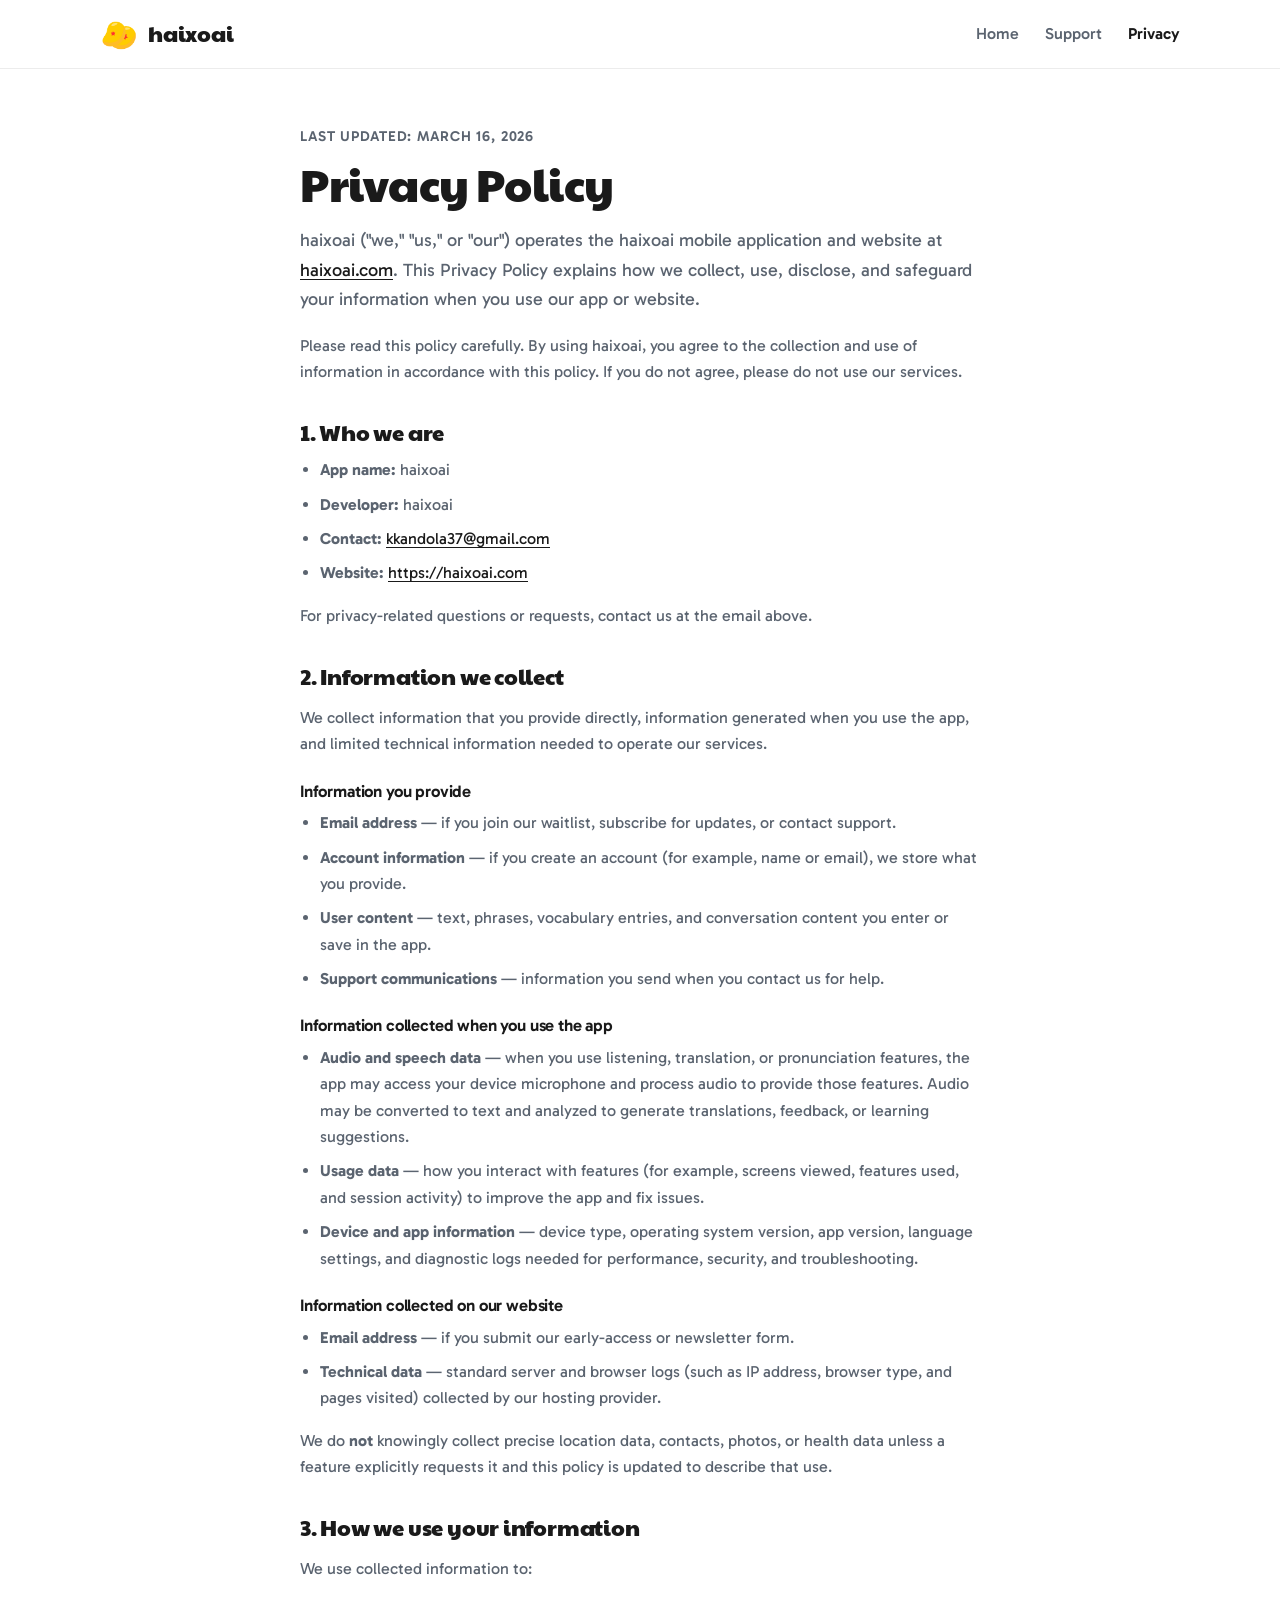
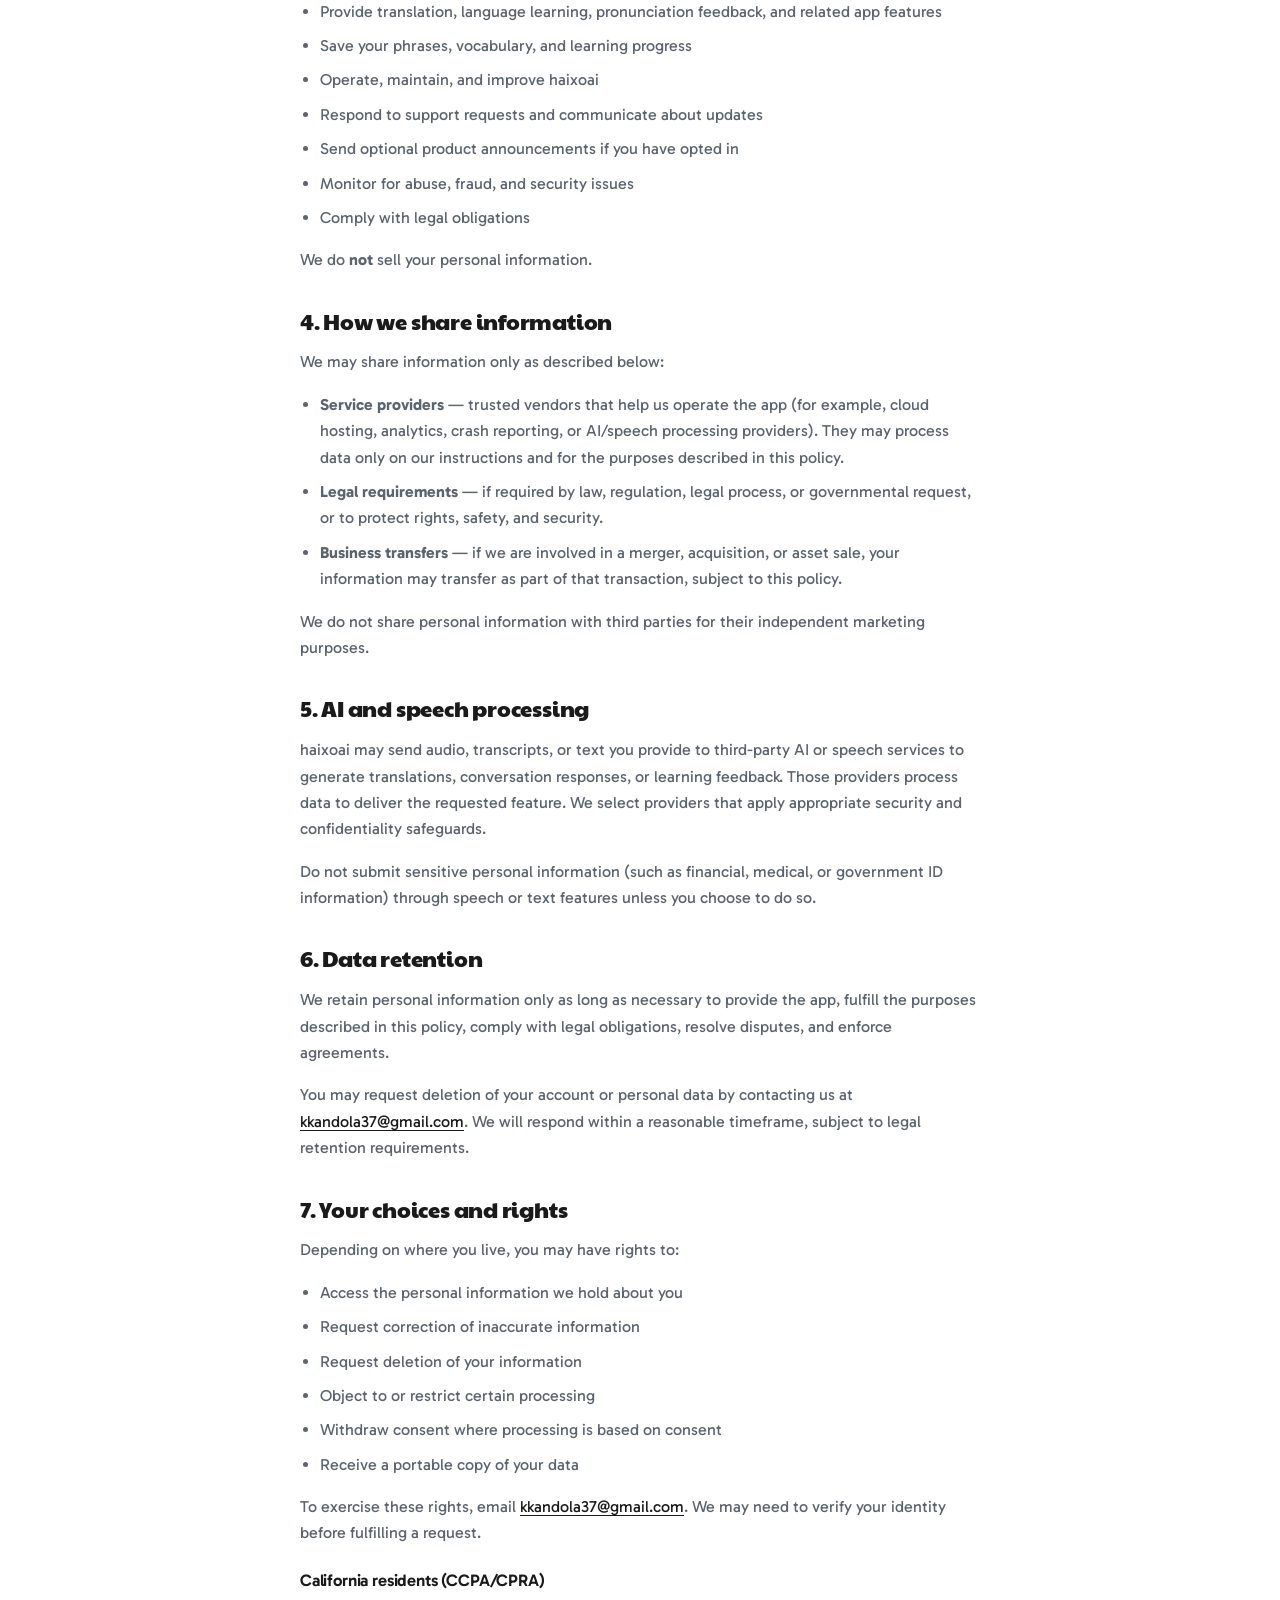
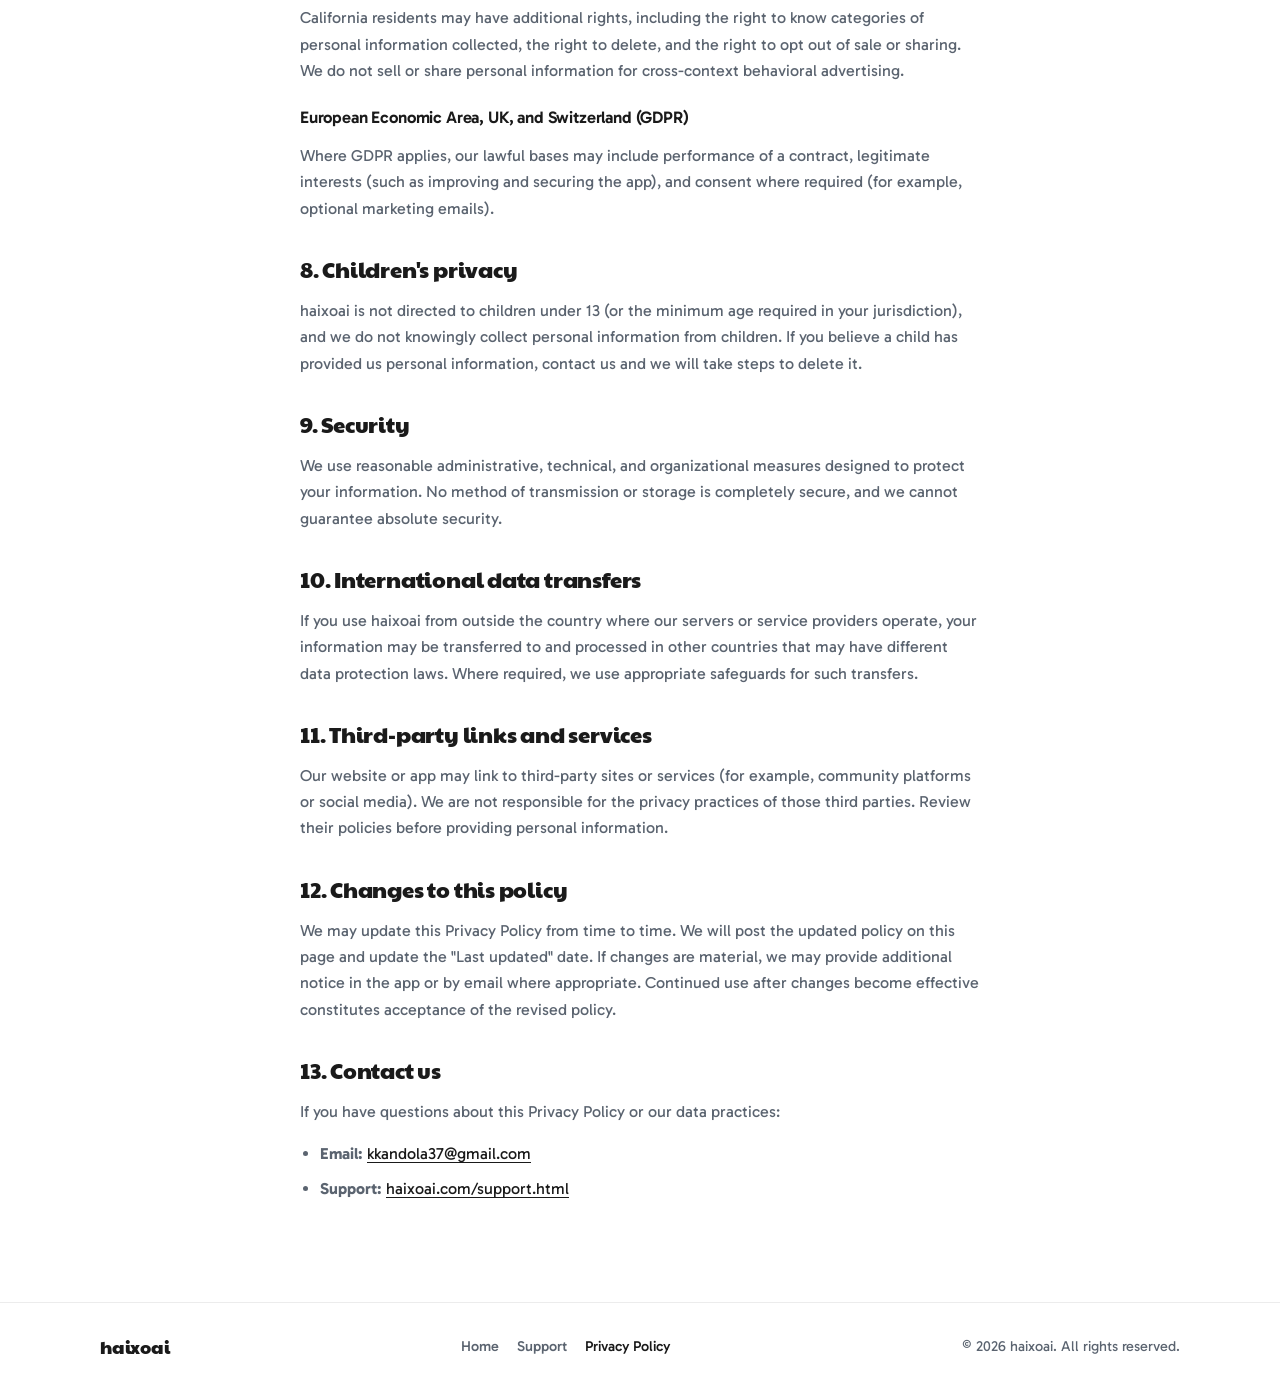
<file: privacy.html>
<!DOCTYPE html>
<html lang="en">
<head>
  <meta charset="UTF-8" />
  <meta name="viewport" content="width=device-width, initial-scale=1.0" />
  <title>Privacy Policy — haixoai</title>
  <meta name="description" content="Privacy Policy for the haixoai Vietnamese translation and language learning app." />
  <link rel="canonical" href="https://haixoai.com/privacy.html" />
  <link rel="preconnect" href="https://fonts.googleapis.com" />
  <link rel="preconnect" href="https://fonts.gstatic.com" crossorigin />
  <link href="https://fonts.googleapis.com/css2?family=Paytone+One&family=Gabarito:wght@400;500;600;700&display=swap" rel="stylesheet" />
  <link rel="stylesheet" href="styles.css" />
</head>
<body>

  <header class="site-header">
    <div class="container nav">
      <a class="brand" href="/" aria-label="haixoai home">
        <img class="brand-logo" src="assets/haixoai-logo.png" alt="" width="38" height="38" />
        <span class="brand-name">haixoai</span>
      </a>
      <nav class="nav-links" aria-label="Legal">
        <a href="/">Home</a>
        <a href="support.html">Support</a>
        <a href="privacy.html" aria-current="page">Privacy</a>
      </nav>
    </div>
  </header>

  <main class="legal-page">
    <div class="container legal-content">
      <p class="legal-meta">Last updated: March 16, 2026</p>
      <h1 class="legal-title">Privacy Policy</h1>
      <p class="legal-intro">
        haixoai ("we," "us," or "our") operates the haixoai mobile application and website at
        <a href="https://haixoai.com">haixoai.com</a>. This Privacy Policy explains how we collect,
        use, disclose, and safeguard your information when you use our app or website.
      </p>
      <p>
        Please read this policy carefully. By using haixoai, you agree to the collection and use of
        information in accordance with this policy. If you do not agree, please do not use our services.
      </p>

      <h2>1. Who we are</h2>
      <ul>
        <li><strong>App name:</strong> haixoai</li>
        <li><strong>Developer:</strong> haixoai</li>
        <li><strong>Contact:</strong> <a href="mailto:kkandola37@gmail.com">kkandola37@gmail.com</a></li>
        <li><strong>Website:</strong> <a href="https://haixoai.com">https://haixoai.com</a></li>
      </ul>
      <p>For privacy-related questions or requests, contact us at the email above.</p>

      <h2>2. Information we collect</h2>
      <p>We collect information that you provide directly, information generated when you use the app, and limited technical information needed to operate our services.</p>

      <h3>Information you provide</h3>
      <ul>
        <li><strong>Email address</strong> — if you join our waitlist, subscribe for updates, or contact support.</li>
        <li><strong>Account information</strong> — if you create an account (for example, name or email), we store what you provide.</li>
        <li><strong>User content</strong> — text, phrases, vocabulary entries, and conversation content you enter or save in the app.</li>
        <li><strong>Support communications</strong> — information you send when you contact us for help.</li>
      </ul>

      <h3>Information collected when you use the app</h3>
      <ul>
        <li><strong>Audio and speech data</strong> — when you use listening, translation, or pronunciation features, the app may access your device microphone and process audio to provide those features. Audio may be converted to text and analyzed to generate translations, feedback, or learning suggestions.</li>
        <li><strong>Usage data</strong> — how you interact with features (for example, screens viewed, features used, and session activity) to improve the app and fix issues.</li>
        <li><strong>Device and app information</strong> — device type, operating system version, app version, language settings, and diagnostic logs needed for performance, security, and troubleshooting.</li>
      </ul>

      <h3>Information collected on our website</h3>
      <ul>
        <li><strong>Email address</strong> — if you submit our early-access or newsletter form.</li>
        <li><strong>Technical data</strong> — standard server and browser logs (such as IP address, browser type, and pages visited) collected by our hosting provider.</li>
      </ul>
      <p>We do <strong>not</strong> knowingly collect precise location data, contacts, photos, or health data unless a feature explicitly requests it and this policy is updated to describe that use.</p>

      <h2>3. How we use your information</h2>
      <p>We use collected information to:</p>
      <ul>
        <li>Provide translation, language learning, pronunciation feedback, and related app features</li>
        <li>Save your phrases, vocabulary, and learning progress</li>
        <li>Operate, maintain, and improve haixoai</li>
        <li>Respond to support requests and communicate about updates</li>
        <li>Send optional product announcements if you have opted in</li>
        <li>Monitor for abuse, fraud, and security issues</li>
        <li>Comply with legal obligations</li>
      </ul>
      <p>We do <strong>not</strong> sell your personal information.</p>

      <h2>4. How we share information</h2>
      <p>We may share information only as described below:</p>
      <ul>
        <li><strong>Service providers</strong> — trusted vendors that help us operate the app (for example, cloud hosting, analytics, crash reporting, or AI/speech processing providers). They may process data only on our instructions and for the purposes described in this policy.</li>
        <li><strong>Legal requirements</strong> — if required by law, regulation, legal process, or governmental request, or to protect rights, safety, and security.</li>
        <li><strong>Business transfers</strong> — if we are involved in a merger, acquisition, or asset sale, your information may transfer as part of that transaction, subject to this policy.</li>
      </ul>
      <p>We do not share personal information with third parties for their independent marketing purposes.</p>

      <h2>5. AI and speech processing</h2>
      <p>
        haixoai may send audio, transcripts, or text you provide to third-party AI or speech services to
        generate translations, conversation responses, or learning feedback. Those providers process data
        to deliver the requested feature. We select providers that apply appropriate security and
        confidentiality safeguards.
      </p>
      <p>
        Do not submit sensitive personal information (such as financial, medical, or government ID
        information) through speech or text features unless you choose to do so.
      </p>

      <h2>6. Data retention</h2>
      <p>
        We retain personal information only as long as necessary to provide the app, fulfill the purposes
        described in this policy, comply with legal obligations, resolve disputes, and enforce agreements.
      </p>
      <p>
        You may request deletion of your account or personal data by contacting us at
        <a href="mailto:kkandola37@gmail.com">kkandola37@gmail.com</a>. We will respond within a
        reasonable timeframe, subject to legal retention requirements.
      </p>

      <h2>7. Your choices and rights</h2>
      <p>Depending on where you live, you may have rights to:</p>
      <ul>
        <li>Access the personal information we hold about you</li>
        <li>Request correction of inaccurate information</li>
        <li>Request deletion of your information</li>
        <li>Object to or restrict certain processing</li>
        <li>Withdraw consent where processing is based on consent</li>
        <li>Receive a portable copy of your data</li>
      </ul>
      <p>
        To exercise these rights, email
        <a href="mailto:kkandola37@gmail.com">kkandola37@gmail.com</a>. We may need to verify your
        identity before fulfilling a request.
      </p>

      <h3>California residents (CCPA/CPRA)</h3>
      <p>
        California residents may have additional rights, including the right to know categories of personal
        information collected, the right to delete, and the right to opt out of sale or sharing. We do not
        sell or share personal information for cross-context behavioral advertising.
      </p>

      <h3>European Economic Area, UK, and Switzerland (GDPR)</h3>
      <p>
        Where GDPR applies, our lawful bases may include performance of a contract, legitimate interests
        (such as improving and securing the app), and consent where required (for example, optional
        marketing emails).
      </p>

      <h2>8. Children's privacy</h2>
      <p>
        haixoai is not directed to children under 13 (or the minimum age required in your jurisdiction),
        and we do not knowingly collect personal information from children. If you believe a child has
        provided us personal information, contact us and we will take steps to delete it.
      </p>

      <h2>9. Security</h2>
      <p>
        We use reasonable administrative, technical, and organizational measures designed to protect your
        information. No method of transmission or storage is completely secure, and we cannot guarantee
        absolute security.
      </p>

      <h2>10. International data transfers</h2>
      <p>
        If you use haixoai from outside the country where our servers or service providers operate, your
        information may be transferred to and processed in other countries that may have different data
        protection laws. Where required, we use appropriate safeguards for such transfers.
      </p>

      <h2>11. Third-party links and services</h2>
      <p>
        Our website or app may link to third-party sites or services (for example, community platforms or
        social media). We are not responsible for the privacy practices of those third parties. Review their
        policies before providing personal information.
      </p>

      <h2>12. Changes to this policy</h2>
      <p>
        We may update this Privacy Policy from time to time. We will post the updated policy on this page
        and update the "Last updated" date. If changes are material, we may provide additional notice in
        the app or by email where appropriate. Continued use after changes become effective constitutes
        acceptance of the revised policy.
      </p>

      <h2>13. Contact us</h2>
      <p>If you have questions about this Privacy Policy or our data practices:</p>
      <ul>
        <li><strong>Email:</strong> <a href="mailto:kkandola37@gmail.com">kkandola37@gmail.com</a></li>
        <li><strong>Support:</strong> <a href="support.html">haixoai.com/support.html</a></li>
      </ul>
    </div>
  </main>

  <footer class="site-footer">
    <div class="container footer-inner">
      <a class="brand-name small" href="/">haixoai</a>
      <nav class="footer-nav" aria-label="Legal and support">
        <a href="/">Home</a>
        <a href="support.html">Support</a>
        <a href="privacy.html" aria-current="page">Privacy Policy</a>
      </nav>
      <p>&copy; <span id="year"></span> haixoai. All rights reserved.</p>
    </div>
  </footer>

  <script src="app.js"></script>
</body>
</html>
</file>
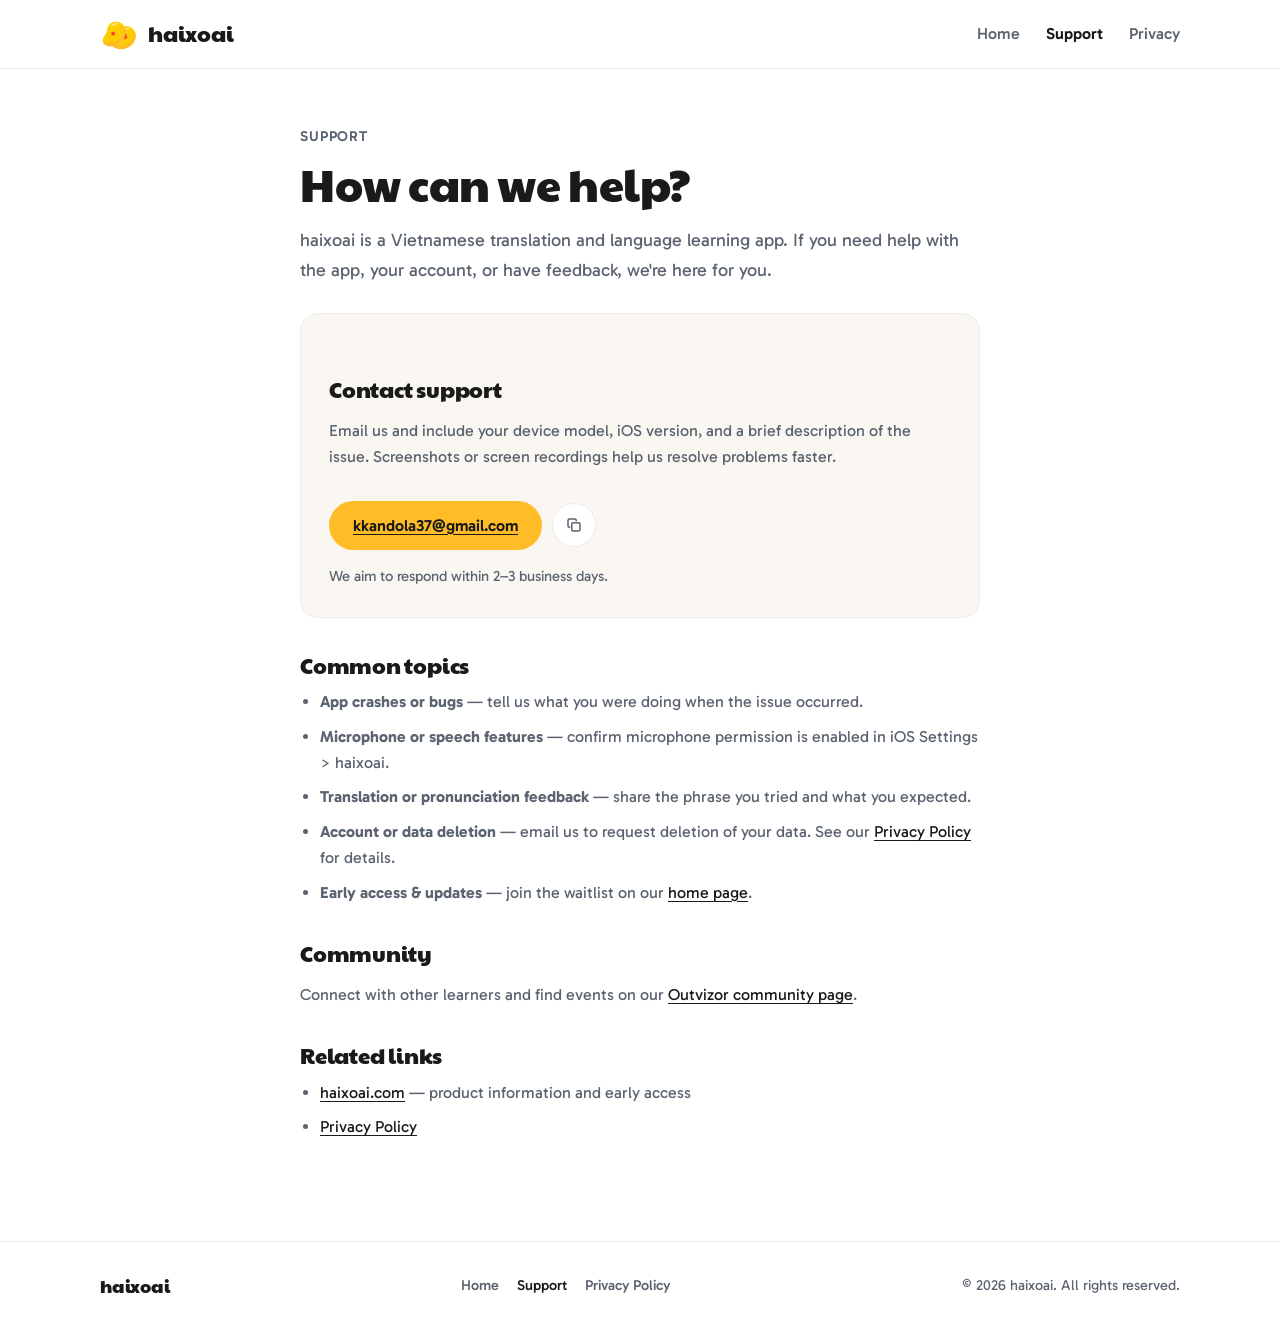
<file: support.html>
<!DOCTYPE html>
<html lang="en">
<head>
  <meta charset="UTF-8" />
  <meta name="viewport" content="width=device-width, initial-scale=1.0" />
  <title>Support — haixoai</title>
  <meta name="description" content="Get help with the haixoai Vietnamese translation and language learning app." />
  <link rel="canonical" href="https://haixoai.com/support.html" />
  <link rel="preconnect" href="https://fonts.googleapis.com" />
  <link rel="preconnect" href="https://fonts.gstatic.com" crossorigin />
  <link href="https://fonts.googleapis.com/css2?family=Paytone+One&family=Gabarito:wght@400;500;600;700&display=swap" rel="stylesheet" />
  <link rel="stylesheet" href="styles.css" />
</head>
<body>

  <header class="site-header">
    <div class="container nav">
      <a class="brand" href="/" aria-label="haixoai home">
        <img class="brand-logo" src="assets/haixoai-logo.png" alt="" width="38" height="38" />
        <span class="brand-name">haixoai</span>
      </a>
      <nav class="nav-links" aria-label="Legal">
        <a href="/">Home</a>
        <a href="support.html" aria-current="page">Support</a>
        <a href="privacy.html">Privacy</a>
      </nav>
    </div>
  </header>

  <main class="legal-page">
    <div class="container legal-content">
      <p class="legal-meta">Support</p>
      <h1 class="legal-title">How can we help?</h1>
      <p class="legal-intro">
        haixoai is a Vietnamese translation and language learning app. If you need help with the app,
        your account, or have feedback, we're here for you.
      </p>

      <section class="support-card">
        <h2 class="section-title">Contact support</h2>
        <p>
          Email us and include your device model, iOS version, and a brief description of the issue.
          Screenshots or screen recordings help us resolve problems faster.
        </p>
        <div class="email-row">
          <a class="email-btn" href="mailto:kkandola37@gmail.com?subject=haixoai%20Support%20Request">kkandola37@gmail.com</a>
          <div class="copy-email-wrap">
            <span class="copy-tooltip" role="status" aria-live="polite">Email copied</span>
            <button
              type="button"
              class="copy-email-btn"
              aria-label="Copy support email address"
              data-copy="kkandola37@gmail.com"
            >
              <svg width="18" height="18" viewBox="0 0 24 24" fill="none" aria-hidden="true">
                <rect x="9" y="9" width="11" height="11" rx="2" stroke="currentColor" stroke-width="2"/>
                <path d="M7 15H6a2 2 0 0 1-2-2V6a2 2 0 0 1 2-2h7a2 2 0 0 1 2 2v1" stroke="currentColor" stroke-width="2"/>
              </svg>
            </button>
          </div>
        </div>
        <p class="support-note">We aim to respond within 2–3 business days.</p>
      </section>

      <h2>Common topics</h2>
      <ul>
        <li><strong>App crashes or bugs</strong> — tell us what you were doing when the issue occurred.</li>
        <li><strong>Microphone or speech features</strong> — confirm microphone permission is enabled in iOS Settings &gt; haixoai.</li>
        <li><strong>Translation or pronunciation feedback</strong> — share the phrase you tried and what you expected.</li>
        <li><strong>Account or data deletion</strong> — email us to request deletion of your data. See our <a href="privacy.html">Privacy Policy</a> for details.</li>
        <li><strong>Early access &amp; updates</strong> — join the waitlist on our <a href="/#signup">home page</a>.</li>
      </ul>

      <h2>Community</h2>
      <p>
        Connect with other learners and find events on our
        <a href="https://outvizor.com/creators/haixoai" target="_blank" rel="noopener noreferrer">Outvizor community page</a>.
      </p>

      <h2>Related links</h2>
      <ul>
        <li><a href="/">haixoai.com</a> — product information and early access</li>
        <li><a href="privacy.html">Privacy Policy</a></li>
      </ul>
    </div>
  </main>

  <footer class="site-footer">
    <div class="container footer-inner">
      <a class="brand-name small" href="/">haixoai</a>
      <nav class="footer-nav" aria-label="Legal and support">
        <a href="/">Home</a>
        <a href="support.html" aria-current="page">Support</a>
        <a href="privacy.html">Privacy Policy</a>
      </nav>
      <p>&copy; <span id="year"></span> haixoai. All rights reserved.</p>
    </div>
  </footer>

  <script src="app.js"></script>
</body>
</html>
</file>
<file: styles.css>
/* ===== Design tokens ===== */
:root {
  --yellow: #ffbc26;       /* primary */
  --yellow-dark: #e6a610;
  --red: #da251d;          /* secondary */
  --red-dark: #b71f14;
  --ink: #1a1a1a;
  --slate: #5b6470;
  --bg: #ffffff;
  --bg-soft: #faf7f2;
  --card: #ffffff;
  --line: #ececec;
  --radius: 18px;
  --radius-sm: 12px;
  --shadow: 0 10px 30px rgba(0, 0, 0, 0.08);
  --shadow-soft: 0 4px 16px rgba(0, 0, 0, 0.06);
  --maxw: 1120px;
}

/* ===== Reset ===== */
*,
*::before,
*::after { box-sizing: border-box; }

html { scroll-behavior: smooth; }

body {
  margin: 0;
  font-family: "Gabarito", system-ui, -apple-system, "Segoe UI", sans-serif;
  color: var(--ink);
  background: var(--bg);
  line-height: 1.6;
  -webkit-font-smoothing: antialiased;
}

h1, h2, h3, .brand-name {
  font-family: "Paytone One", "Gabarito", sans-serif;
  font-weight: 400;
  line-height: 1.1;
  letter-spacing: -0.01em;
}

img { max-width: 100%; display: block; }
a { color: inherit; text-decoration: none; }

.container {
  width: 100%;
  max-width: var(--maxw);
  margin: 0 auto;
  padding: 0 20px;
}

.sr-only {
  position: absolute;
  width: 1px; height: 1px;
  padding: 0; margin: -1px;
  overflow: hidden; clip: rect(0,0,0,0);
  white-space: nowrap; border: 0;
}

.section-title {
  font-size: clamp(1.6rem, 3.5vw, 2.4rem);
  margin: 0 0 14px;
}
.section-title.center { text-align: center; margin-bottom: 40px; }

/* ===== Header ===== */
.site-header {
  position: sticky;
  top: 0;
  z-index: 50;
  background: rgba(255, 255, 255, 0.85);
  backdrop-filter: saturate(180%) blur(10px);
  border-bottom: 1px solid var(--line);
}
.nav {
  display: flex;
  align-items: center;
  justify-content: space-between;
  height: 68px;
}
.brand { display: flex; align-items: center; gap: 10px; }
.brand-name { font-size: 1.35rem; color: var(--ink); }
.brand-name.small { font-size: 1.1rem; }

.brand-logo {
  width: 38px;
  height: 38px;
  object-fit: contain;
  flex-shrink: 0;
}

.nav-links { display: flex; align-items: center; gap: 26px; }
.nav-links a { color: var(--slate); font-weight: 500; transition: color 0.15s; }
.nav-links a:hover { color: var(--ink); }
.nav-cta {
  background: var(--yellow);
  color: var(--ink) !important;
  padding: 9px 18px;
  border-radius: 999px;
  font-weight: 600;
}
.nav-cta:hover { background: var(--yellow-dark); }

/* ===== Hero ===== */
.hero {
  background:
    radial-gradient(1100px 480px at 75% -10%, rgba(255, 188, 38, 0.18), transparent 60%),
    var(--bg-soft);
  padding: 72px 0 84px;
}
.hero-grid {
  display: grid;
  grid-template-columns: 1.05fr 0.95fr;
  gap: 56px;
  align-items: center;
}
.eyebrow {
  display: inline-block;
  margin: 0 0 14px;
  color: var(--red);
  font-weight: 600;
  font-size: 0.9rem;
  text-transform: uppercase;
  letter-spacing: 0.06em;
}
.hero-title { font-size: clamp(2.2rem, 5.2vw, 3.6rem); margin: 0 0 18px; }
.hero-sub { font-size: 1.12rem; color: var(--slate); margin: 0 0 28px; max-width: 36ch; }

/* Email form */
.signup-form {
  display: flex;
  flex-wrap: wrap;
  gap: 10px;
  max-width: 480px;
}
.signup-form input {
  flex: 1 1 220px;
  padding: 14px 16px;
  font-size: 1rem;
  font-family: inherit;
  border: 1.5px solid var(--line);
  border-radius: 999px;
  outline: none;
  transition: border-color 0.15s, box-shadow 0.15s;
  background: #fff;
}
.signup-form input:focus {
  border-color: var(--yellow);
  box-shadow: 0 0 0 4px rgba(255, 188, 38, 0.25);
}
.signup-form button {
  padding: 14px 26px;
  font-size: 1rem;
  font-family: inherit;
  font-weight: 600;
  color: var(--ink);
  background: var(--yellow);
  border: none;
  border-radius: 999px;
  cursor: pointer;
  transition: background 0.15s, transform 0.05s;
}
.signup-form button:hover { background: var(--yellow-dark); }
.signup-form button:active { transform: translateY(1px); }
.signup-form button:disabled {
  opacity: 0.65;
  cursor: not-allowed;
}
.form-msg {
  flex: 1 1 100%;
  margin: 4px 4px 0;
  font-size: 0.92rem;
  min-height: 1.2em;
}
.form-msg.ok { color: #1c7c3a; }
.form-msg.err { color: var(--red); }
.hero-note { margin: 14px 0 0; font-size: 0.88rem; color: var(--slate); }

/* ===== Phone mockup ===== */
.hero-visual, .how-visual, .feature-stage { display: flex; justify-content: center; }
.phone-frame {
  width: 270px;
  aspect-ratio: 393 / 852;
  background: #111;
  border-radius: 38px;
  padding: 12px;
  box-shadow: var(--shadow);
  display: flex;
  flex-direction: column;
  overflow: hidden;
}
.phone-screen {
  flex: 1;
  min-height: 0;
  width: 100%;
  border-radius: 28px;
  overflow: hidden;
  position: relative;
  background: #000;
  display: flex;
  align-items: center;
  justify-content: center;
}
.phone-media {
  width: 100%;
  height: 100%;
  object-fit: contain;
  object-position: center;
  display: block;
  flex: 1;
  min-width: 0;
  min-height: 0;
}
.how-visual .phone-screen {
  display: block;
}
.how-visual .phone-media {
  position: absolute;
  inset: 0;
  flex: none;
  min-width: auto;
  min-height: auto;
  object-fit: cover;
  object-position: center;
}
.media-placeholder {
  width: 100%;
  height: 100%;
  border-radius: 28px;
  display: grid;
  place-items: center;
  color: #fff;
  font-weight: 600;
  letter-spacing: 0.04em;
  text-transform: uppercase;
  font-size: 0.8rem;
  background:
    repeating-linear-gradient(45deg, rgba(255,255,255,0.10) 0 12px, transparent 12px 24px),
    linear-gradient(160deg, var(--yellow), var(--red));
}
.phone-screen .media-placeholder {
  position: absolute;
  inset: 0;
}

/* ===== How it works ===== */
.how { padding: 84px 0; }
.how-grid {
  display: grid;
  grid-template-columns: 0.95fr 1.05fr;
  gap: 56px;
  align-items: center;
}
.how-copy p { color: var(--slate); font-size: 1.08rem; }

.feedback-card {
  margin-top: 24px;
  background: var(--card);
  border: 1px solid var(--line);
  border-radius: var(--radius);
  padding: 22px;
  box-shadow: var(--shadow-soft);
  max-width: 420px;
}
.feedback-label { margin: 0; font-size: 0.85rem; color: var(--slate); text-transform: uppercase; letter-spacing: 0.05em; }
.feedback-said {
  font-family: "Paytone One", sans-serif;
  font-size: 1.6rem;
  margin: 4px 0 14px;
}
.feedback-note {
  background: rgba(218, 37, 29, 0.08);
  border-left: 3px solid var(--red);
  border-radius: 8px;
  padding: 10px 14px;
  font-size: 0.98rem;
}
.feedback-note strong { color: var(--red-dark); }
.feedback-help { margin: 14px 0 0; font-size: 0.95rem; }

/* ===== Features carousel ===== */
.features { padding: 84px 0; background: var(--bg-soft); }
.features-grid {
  display: grid;
  grid-template-columns: 0.9fr 1.1fr;
  gap: 56px;
  align-items: center;
}
.feature-list { list-style: none; margin: 0; padding: 0; display: grid; gap: 14px; }
.feature-item { border-radius: var(--radius); transition: background 0.2s; }
.feature-item.is-active { background: var(--card); box-shadow: var(--shadow-soft); }

.feature-btn {
  display: flex;
  gap: 16px;
  width: 100%;
  text-align: left;
  background: none;
  border: none;
  padding: 18px 20px;
  cursor: pointer;
  font-family: inherit;
  align-items: stretch;
}
.feature-progress {
  flex: 0 0 4px;
  width: 4px;
  border-radius: 999px;
  background: var(--line);
  overflow: hidden;
  position: relative;
}
.feature-progress-fill {
  position: absolute;
  top: 0; left: 0; right: 0;
  height: 0%;
  background: var(--red);
  border-radius: 999px;
}
.is-active .feature-progress-fill { /* height animated via JS */ }

.feature-text { display: flex; flex-direction: column; gap: 4px; }
.feature-name {
  font-family: "Paytone One", sans-serif;
  font-size: 1.15rem;
  color: var(--slate);
  transition: color 0.2s;
}
.is-active .feature-name { color: var(--ink); }
.feature-desc { font-size: 0.98rem; color: var(--slate); }

/* ===== Community ===== */
.community {
  padding: 84px 0;
}
.community-card {
  background: var(--bg-soft);
  border: 1px solid var(--line);
  border-radius: 24px;
  padding: 44px;
  max-width: 760px;
  margin: 0 auto;
}
.community-copy .section-title {
  margin-bottom: 14px;
}
.community-copy p {
  color: var(--slate);
  font-size: 1.08rem;
  max-width: 52ch;
}
.community-copy .eyebrow {
  margin-bottom: 8px;
}
.community-list {
  list-style: none;
  margin: 20px 0 28px;
  padding: 0;
  display: grid;
  gap: 10px;
  max-width: 52ch;
}
.community-list li {
  position: relative;
  padding-left: 22px;
  color: var(--slate);
  font-size: 0.98rem;
}
.community-list li::before {
  content: "";
  position: absolute;
  left: 0;
  top: 0.55em;
  width: 8px;
  height: 8px;
  border-radius: 50%;
  background: var(--yellow);
}
.community-actions {
  display: flex;
  flex-wrap: wrap;
  align-items: center;
  gap: 16px;
}
.community-link {
  color: var(--slate);
  font-weight: 600;
  font-size: 0.98rem;
  text-decoration: underline;
  text-underline-offset: 3px;
  transition: color 0.15s;
}
.community-link:hover {
  color: var(--ink);
}

/* ===== Tutors / v2 ===== */
.tutors {
  padding: 0 0 84px;
}
.tutors .collaborate-card {
  margin-top: -24px;
}
.tutors-photo img {
  object-fit: contain;
  background: #fff;
  padding: 16px;
}

/* ===== Collaborate ===== */
.collaborate { padding: 84px 0 48px; }
.collaborate-card {
  display: flex;
  align-items: center;
  gap: 36px;
  background: var(--bg-soft);
  border: 1px solid var(--line);
  border-radius: 24px;
  padding: 44px;
}
.collaborate-photo img {
  width: 120px;
  height: 120px;
  border-radius: 50%;
  object-fit: cover;
  border: 4px solid #fff;
  box-shadow: var(--shadow-soft);
}
.collaborate-copy p { color: var(--slate); max-width: 52ch; }
.collaborate-copy p + p { margin-top: 14px; }
.collaborate-copy .eyebrow { margin-bottom: 8px; }
.email-row {
  display: inline-flex;
  align-items: center;
  gap: 10px;
  margin-top: 14px;
  flex-wrap: wrap;
}
.email-btn {
  display: inline-block;
  background: var(--yellow);
  color: var(--ink);
  padding: 12px 24px;
  border-radius: 999px;
  font-weight: 600;
  transition: background 0.15s;
}
.email-btn:hover { background: var(--yellow-dark); }
.copy-email-wrap {
  position: relative;
  display: inline-flex;
}
.copy-email-btn {
  display: inline-flex;
  align-items: center;
  justify-content: center;
  width: 44px;
  height: 44px;
  padding: 0;
  border: 1.5px solid var(--line);
  border-radius: 50%;
  background: #fff;
  color: var(--slate);
  cursor: pointer;
  transition: color 0.15s, border-color 0.15s, background 0.15s;
}
.copy-email-btn:hover {
  color: var(--ink);
  border-color: var(--yellow);
  background: var(--bg-soft);
}
.copy-tooltip {
  position: absolute;
  bottom: calc(100% + 8px);
  left: 50%;
  transform: translateX(-50%) translateY(4px);
  padding: 6px 10px;
  border-radius: 8px;
  background: var(--ink);
  color: #fff;
  font-size: 0.78rem;
  font-weight: 600;
  white-space: nowrap;
  pointer-events: none;
  opacity: 0;
  visibility: hidden;
  transition: opacity 0.15s, transform 0.15s, visibility 0.15s;
}
.copy-tooltip.is-visible {
  opacity: 1;
  visibility: visible;
  transform: translateX(-50%) translateY(0);
}

/* ===== Footer ===== */
.site-footer { border-top: 1px solid var(--line); padding: 32px 0; }
.footer-inner {
  display: flex;
  align-items: center;
  justify-content: space-between;
  gap: 16px;
  flex-wrap: wrap;
}
.footer-inner p { margin: 0; color: var(--slate); font-size: 0.9rem; }
.footer-nav {
  display: flex;
  flex-wrap: wrap;
  gap: 18px;
}
.footer-nav a {
  color: var(--slate);
  font-size: 0.9rem;
  font-weight: 500;
  transition: color 0.15s;
}
.footer-nav a:hover,
.footer-nav a[aria-current="page"] {
  color: var(--ink);
}
.brand-name.small {
  color: var(--ink);
  text-decoration: none;
}
.brand-name.small:hover { opacity: 0.85; }

/* ===== Legal / support pages ===== */
.legal-page {
  padding: 56px 0 84px;
}
.legal-content {
  max-width: 720px;
}
.legal-meta {
  margin: 0 0 10px;
  color: var(--red);
  font-weight: 600;
  font-size: 0.9rem;
  text-transform: uppercase;
  letter-spacing: 0.06em;
}
.legal-title {
  font-size: clamp(2rem, 4vw, 2.8rem);
  margin: 0 0 18px;
}
.legal-intro {
  font-size: 1.12rem;
  color: var(--slate);
}
.legal-content h2 {
  font-family: "Paytone One", sans-serif;
  font-size: 1.35rem;
  font-weight: 400;
  margin: 36px 0 12px;
}
.legal-content h3 {
  font-family: "Gabarito", sans-serif;
  font-size: 1.05rem;
  font-weight: 600;
  margin: 24px 0 10px;
}
.legal-content p,
.legal-content li {
  color: var(--slate);
  line-height: 1.65;
}
.legal-content ul {
  margin: 0 0 16px;
  padding-left: 1.25rem;
}
.legal-content li + li { margin-top: 8px; }
.legal-content a {
  color: var(--ink);
  text-decoration: underline;
  text-underline-offset: 3px;
}
.legal-content a:hover { color: var(--red-dark); }
.legal-content code {
  font-size: 0.88em;
  background: var(--bg-soft);
  padding: 2px 6px;
  border-radius: 4px;
}
.legal-source-note {
  margin-top: 40px;
  padding-top: 20px;
  border-top: 1px solid var(--line);
  font-size: 0.88rem;
}
.support-card {
  margin: 28px 0 8px;
  padding: 28px;
  background: var(--bg-soft);
  border: 1px solid var(--line);
  border-radius: var(--radius);
}
.support-card .section-title {
  font-size: 1.35rem;
  margin-bottom: 10px;
}
.support-note {
  margin: 14px 0 0;
  font-size: 0.92rem;
  color: var(--slate);
}
.nav-links a[aria-current="page"] {
  color: var(--ink);
  font-weight: 600;
}

/* ===== Responsive ===== */
@media (max-width: 860px) {
  .nav-links a:not(.nav-cta) { display: none; }

  .hero { padding: 48px 0 56px; }
  .hero-grid,
  .how-grid,
  .features-grid { grid-template-columns: 1fr; gap: 40px; }

  .hero-copy { text-align: center; }
  .hero-sub { margin-left: auto; margin-right: auto; }
  .signup-form { margin: 0 auto; }
  .hero-visual { order: -1; }

  .how-visual { order: -1; }
  .feedback-card { margin-left: auto; margin-right: auto; }

  .collaborate-card { flex-direction: column; text-align: center; padding: 32px 22px; }
  .collaborate-copy p { margin-left: auto; margin-right: auto; }
  .email-row { justify-content: center; }
  .tutors .collaborate-card { margin-top: 0; }
  .community-card { padding: 32px 22px; }
  .community-actions { justify-content: center; }
  .footer-inner { flex-direction: column; text-align: center; }
  .footer-nav { justify-content: center; }
}

@media (max-width: 460px) {
  .phone-frame { width: 230px; }
  .signup-form button { flex: 1 1 100%; }
}

/* Respect reduced motion */
@media (prefers-reduced-motion: reduce) {
  html { scroll-behavior: auto; }
  .feature-progress-fill { transition: none !important; }
}
</file>
